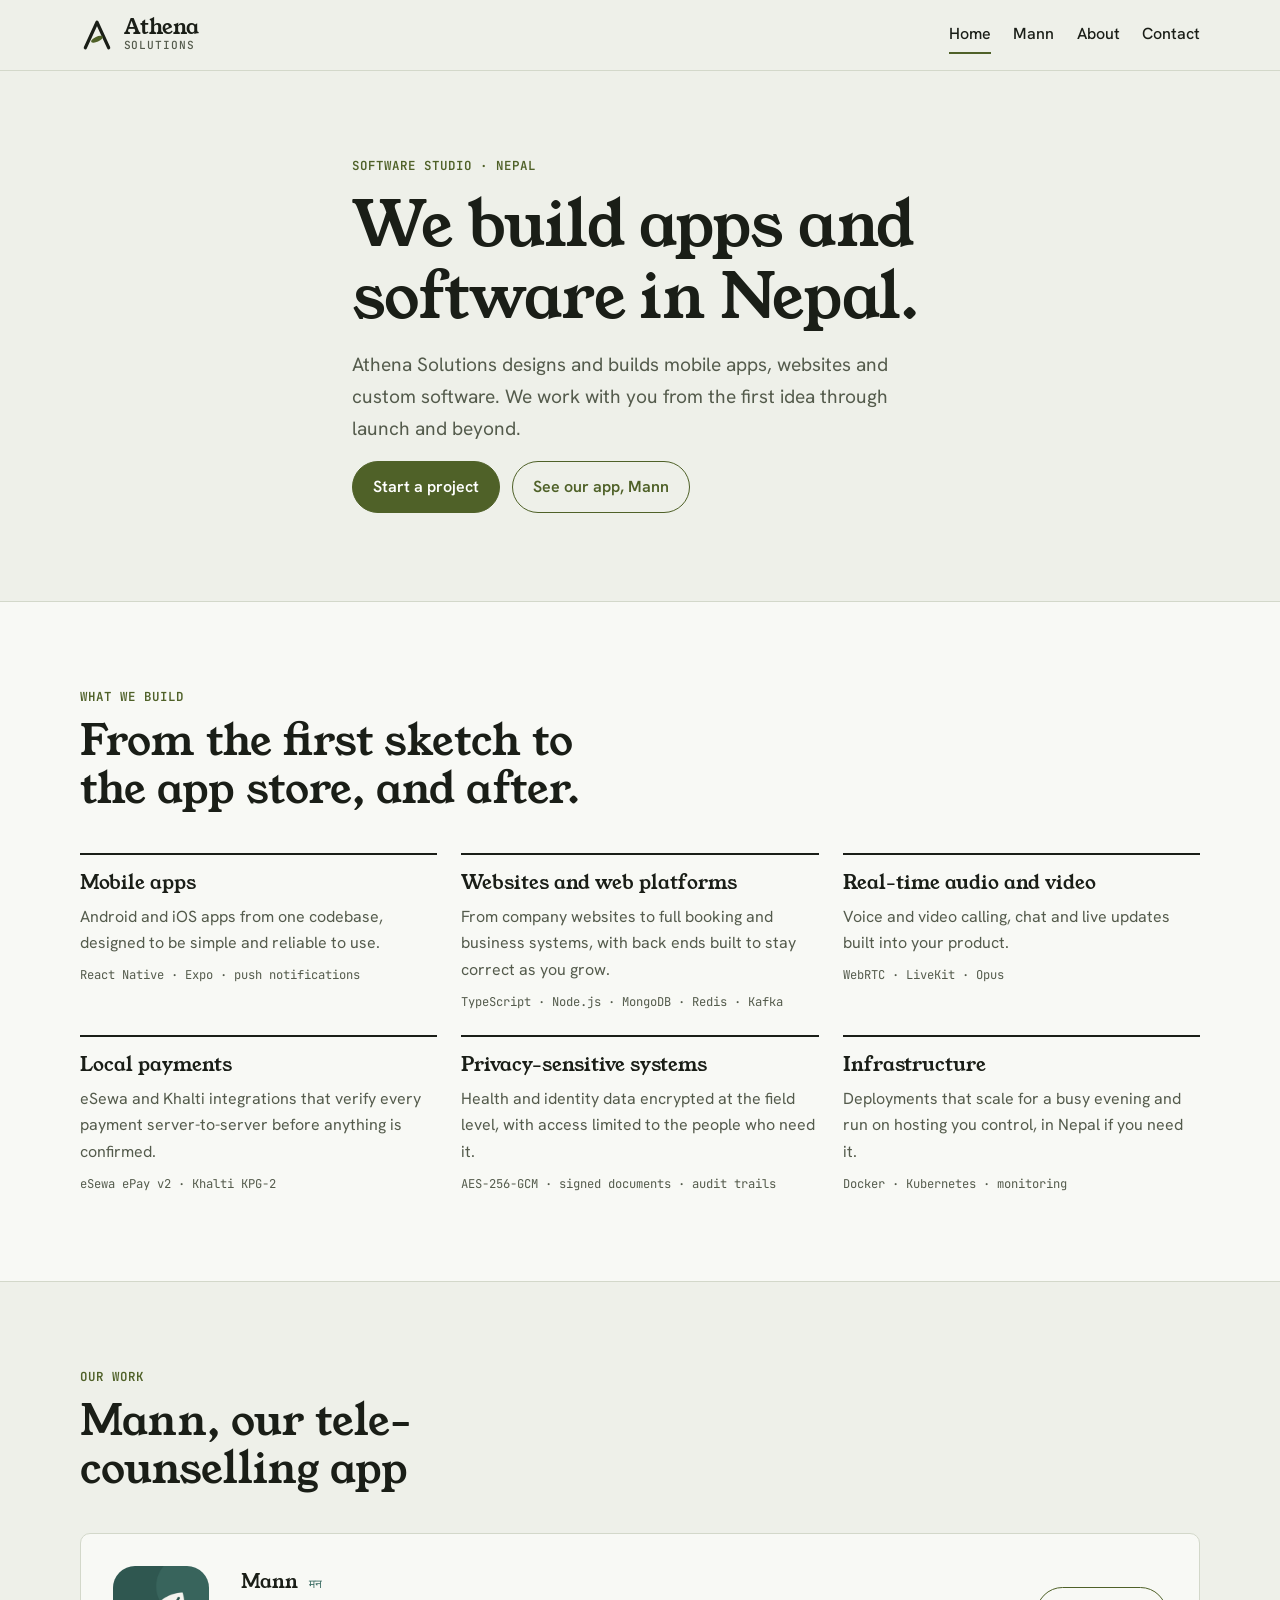
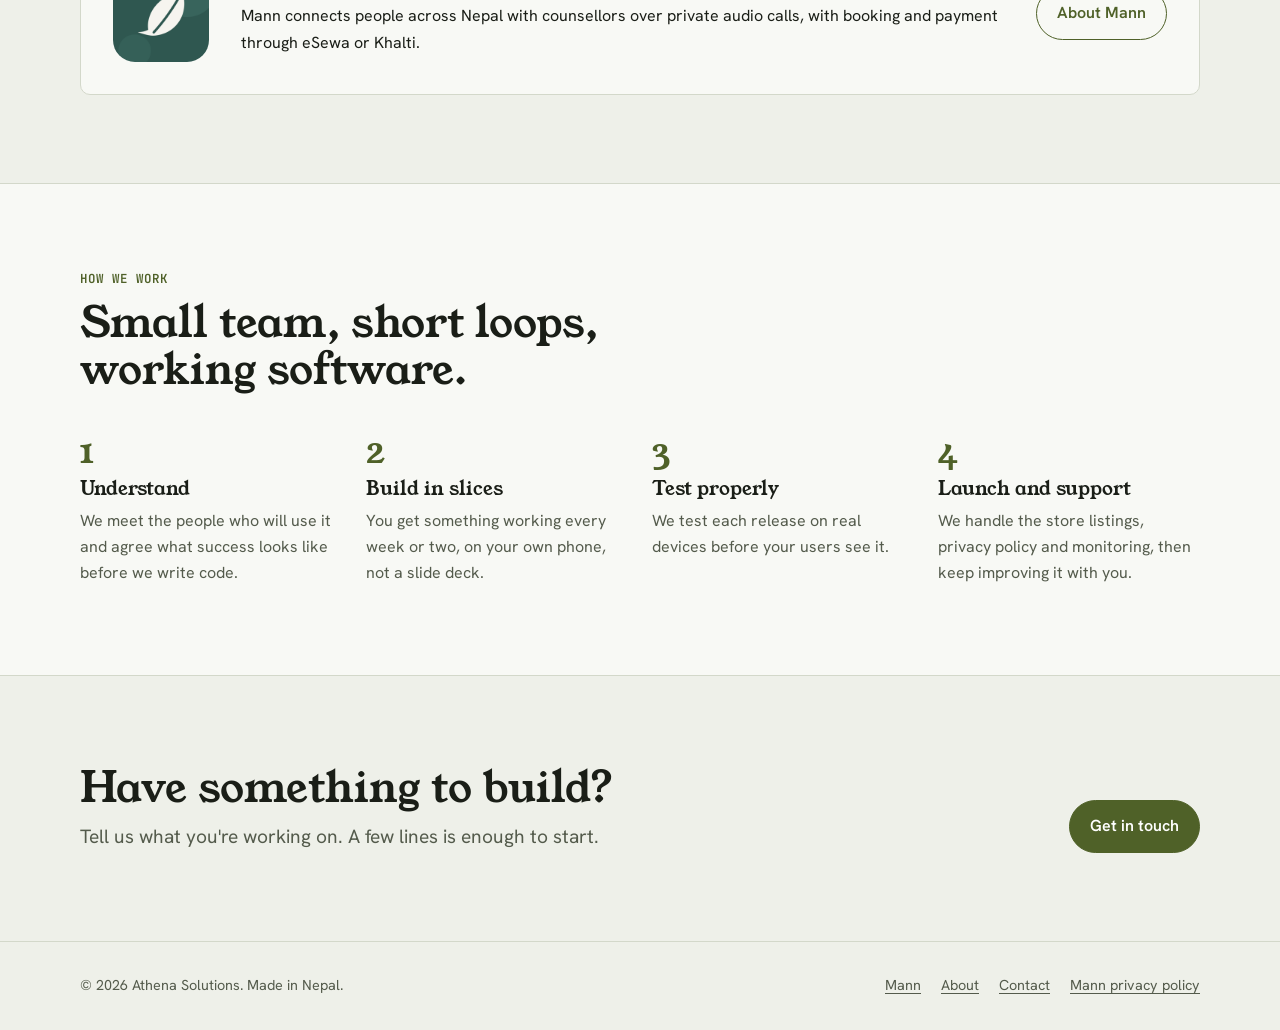
<file: index.html>
<!doctype html>
<html lang="en">
<head>
<meta charset="utf-8">
<meta name="viewport" content="width=device-width, initial-scale=1, viewport-fit=cover">
<title>Athena Solutions</title>
<meta name="claude:viewport-fit-sides" content="cover">
<meta name="description" content="Athena Solutions is a software studio in Nepal. We design and build mobile apps, websites and software for businesses and organisations.">
<link rel="icon" href="favicon.svg" type="image/svg+xml">
<link rel="preconnect" href="https://fonts.googleapis.com">
<link rel="preconnect" href="https://fonts.gstatic.com" crossorigin>
<link rel="stylesheet" href="https://fonts.googleapis.com/css2?family=Hanken+Grotesk:wght@400;500;600&family=JetBrains+Mono:wght@400;500;600&family=Young+Serif&display=swap">
<link rel="stylesheet" href="styles.css">
</head>
<body>
<header class="site-header">
  <div class="wrap">
    <a class="brand" href="index.html">
      <svg viewBox="0 0 32 32" aria-hidden="true"><path d="M5 28 16 4l11 24" fill="none" stroke="currentColor" stroke-width="3" stroke-linejoin="round" stroke-linecap="round"/><ellipse class="leaf" cx="16" cy="20" rx="6" ry="2.4" transform="rotate(-24 16 20)"/></svg>
      <span>Athena<small>Solutions</small></span>
    </a>
    <nav class="nav" aria-label="Main">
      <a href="index.html" aria-current="page">Home</a>
      <a href="mann.html">Mann</a>
      <a href="about.html">About</a>
      <a href="contact.html">Contact</a>
    </nav>
  </div>
</header>

<main>
  <section class="band">
    <div class="wrap stack measure">
      <p class="eyebrow">Software studio · Nepal</p>
      <h1>We build apps and software in Nepal.</h1>
      <p class="lede">Athena Solutions designs and builds mobile apps, websites and custom software. We work with you from the first idea through launch and beyond.</p>
      <div class="actions">
        <a class="btn btn--solid" href="contact.html">Start a project</a>
        <a class="btn btn--ghost" href="mann.html">See our app, Mann</a>
      </div>
    </div>
  </section>

  <section class="band band--surface">
    <div class="wrap">
      <div class="section-head">
        <p class="eyebrow">What we build</p>
        <h2>From the first sketch to the app store, and after.</h2>
      </div>
      <div class="grid">
        <article class="item">
          <h3>Mobile apps</h3>
          <p>Android and iOS apps from one codebase, designed to be simple and reliable to use.</p>
          <p class="tags">React Native · Expo · push notifications</p>
        </article>
        <article class="item">
          <h3>Websites and web platforms</h3>
          <p>From company websites to full booking and business systems, with back ends built to stay correct as you grow.</p>
          <p class="tags">TypeScript · Node.js · MongoDB · Redis · Kafka</p>
        </article>
        <article class="item">
          <h3>Real-time audio and video</h3>
          <p>Voice and video calling, chat and live updates built into your product.</p>
          <p class="tags">WebRTC · LiveKit · Opus</p>
        </article>
        <article class="item">
          <h3>Local payments</h3>
          <p>eSewa and Khalti integrations that verify every payment server-to-server before anything is confirmed.</p>
          <p class="tags">eSewa ePay v2 · Khalti KPG-2</p>
        </article>
        <article class="item">
          <h3>Privacy-sensitive systems</h3>
          <p>Health and identity data encrypted at the field level, with access limited to the people who need it.</p>
          <p class="tags">AES-256-GCM · signed documents · audit trails</p>
        </article>
        <article class="item">
          <h3>Infrastructure</h3>
          <p>Deployments that scale for a busy evening and run on hosting you control, in Nepal if you need it.</p>
          <p class="tags">Docker · Kubernetes · monitoring</p>
        </article>
      </div>
    </div>
  </section>

  <section class="band">
    <div class="wrap">
      <div class="section-head">
        <p class="eyebrow">Our work</p>
        <h2>Mann, our tele-counselling app</h2>
      </div>
      <div class="feature">
        <img src="img/mann-icon.png" alt="Mann app icon" width="96" height="96">
        <div>
          <h3>Mann <span class="ne" lang="ne">मन</span></h3>
          <p>Mann connects people across Nepal with counsellors over private audio calls, with booking and payment through eSewa or Khalti.</p>
        </div>
        <a class="btn btn--ghost" href="mann.html">About Mann</a>
      </div>
    </div>
  </section>

  <section class="band band--surface">
    <div class="wrap">
      <div class="section-head">
        <p class="eyebrow">How we work</p>
        <h2>Small team, short loops, working software.</h2>
      </div>
      <ol class="steps">
        <li><h3>Understand</h3><p>We meet the people who will use it and agree what success looks like before we write code.</p></li>
        <li><h3>Build in slices</h3><p>You get something working every week or two, on your own phone, not a slide deck.</p></li>
        <li><h3>Test properly</h3><p>We test each release on real devices before your users see it.</p></li>
        <li><h3>Launch and support</h3><p>We handle the store listings, privacy policy and monitoring, then keep improving it with you.</p></li>
      </ol>
    </div>
  </section>

  <section class="band">
    <div class="wrap cta">
      <div>
        <h2>Have something to build?</h2>
        <p class="lede">Tell us what you're working on. A few lines is enough to start.</p>
      </div>
      <a class="btn btn--solid" href="contact.html">Get in touch</a>
    </div>
  </section>
</main>

<footer class="site-footer">
  <div class="wrap">
    <p>© 2026 Athena Solutions. Made in Nepal.</p>
    <nav aria-label="Footer">
      <a href="mann.html">Mann</a>
      <a href="about.html">About</a>
      <a href="contact.html">Contact</a>
      <a href="privacy.html">Mann privacy policy</a>
    </nav>
  </div>
</footer>
</body>
</html>
</file>
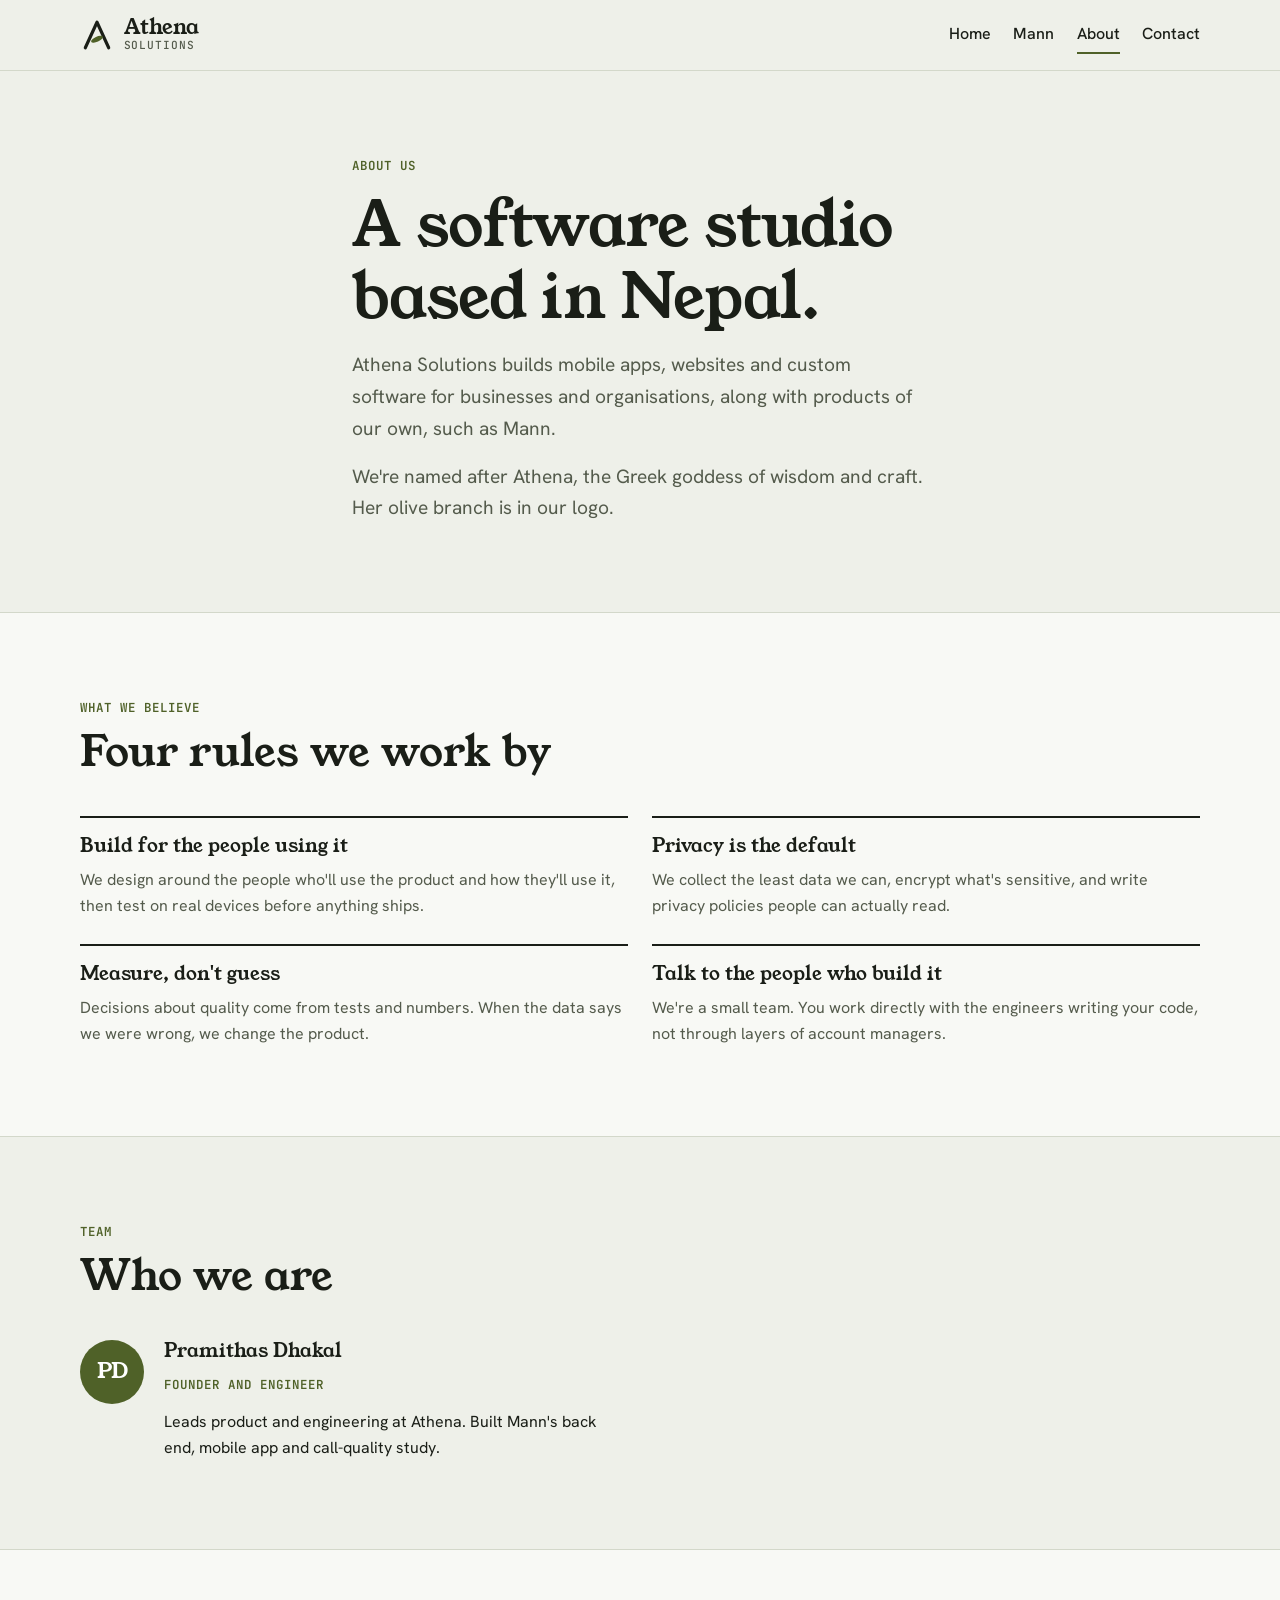
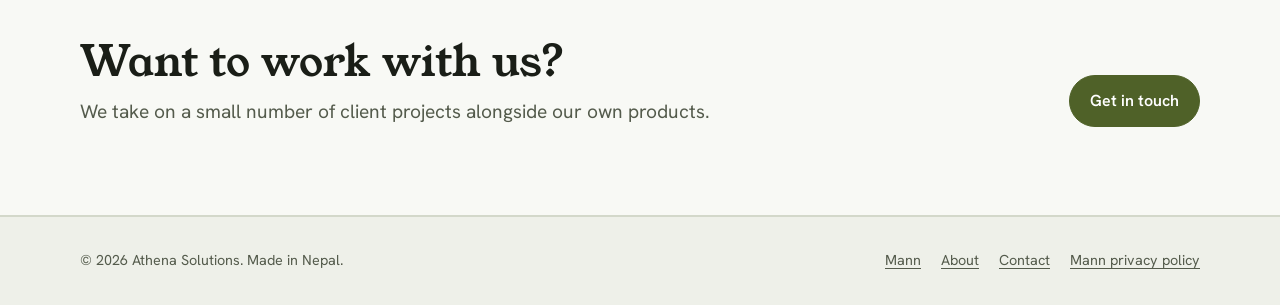
<file: about.html>
<!doctype html>
<html lang="en">
<head>
<meta charset="utf-8">
<meta name="viewport" content="width=device-width, initial-scale=1, viewport-fit=cover">
<title>About · Athena Solutions</title>
<meta name="description" content="Athena Solutions is a small software studio in Nepal that builds apps and software.">
<link rel="icon" href="favicon.svg" type="image/svg+xml">
<link rel="preconnect" href="https://fonts.googleapis.com">
<link rel="preconnect" href="https://fonts.gstatic.com" crossorigin>
<link rel="stylesheet" href="https://fonts.googleapis.com/css2?family=Hanken+Grotesk:wght@400;500;600&family=JetBrains+Mono:wght@400;500;600&family=Young+Serif&display=swap">
<link rel="stylesheet" href="styles.css">
</head>
<body>
<header class="site-header">
  <div class="wrap">
    <a class="brand" href="index.html">
      <svg viewBox="0 0 32 32" aria-hidden="true"><path d="M5 28 16 4l11 24" fill="none" stroke="currentColor" stroke-width="3" stroke-linejoin="round" stroke-linecap="round"/><ellipse class="leaf" cx="16" cy="20" rx="6" ry="2.4" transform="rotate(-24 16 20)"/></svg>
      <span>Athena<small>Solutions</small></span>
    </a>
    <nav class="nav" aria-label="Main">
      <a href="index.html">Home</a>
      <a href="mann.html">Mann</a>
      <a href="about.html" aria-current="page">About</a>
      <a href="contact.html">Contact</a>
    </nav>
  </div>
</header>

<main>
  <section class="band">
    <div class="wrap stack measure">
      <p class="eyebrow">About us</p>
      <h1>A software studio based in Nepal.</h1>
      <p class="lede">Athena Solutions builds mobile apps, websites and custom software for businesses and organisations, along with products of our own, such as Mann.</p>
      <p class="lede">We're named after Athena, the Greek goddess of wisdom and craft. Her olive branch is in our logo.</p>
    </div>
  </section>

  <section class="band band--surface">
    <div class="wrap">
      <div class="section-head">
        <p class="eyebrow">What we believe</p>
        <h2>Four rules we work by</h2>
      </div>
      <div class="grid grid--2">
        <article class="item">
          <h3>Build for the people using it</h3>
          <p>We design around the people who'll use the product and how they'll use it, then test on real devices before anything ships.</p>
        </article>
        <article class="item">
          <h3>Privacy is the default</h3>
          <p>We collect the least data we can, encrypt what's sensitive, and write privacy policies people can actually read.</p>
        </article>
        <article class="item">
          <h3>Measure, don't guess</h3>
          <p>Decisions about quality come from tests and numbers. When the data says we were wrong, we change the product.</p>
        </article>
        <article class="item">
          <h3>Talk to the people who build it</h3>
          <p>We're a small team. You work directly with the engineers writing your code, not through layers of account managers.</p>
        </article>
      </div>
    </div>
  </section>

  <section class="band">
    <div class="wrap">
      <div class="section-head">
        <p class="eyebrow">Team</p>
        <h2>Who we are</h2>
      </div>
      <div class="grid grid--2">
        <article class="person">
          <div class="avatar" aria-hidden="true">PD</div>
          <div class="stack">
            <h3>Pramithas Dhakal</h3>
            <p class="eyebrow">Founder and engineer</p>
            <p>Leads product and engineering at Athena. Built Mann's back end, mobile app and call-quality study.</p>
          </div>
        </article>
      </div>
    </div>
  </section>

  <section class="band band--surface">
    <div class="wrap cta">
      <div>
        <h2>Want to work with us?</h2>
        <p class="lede">We take on a small number of client projects alongside our own products.</p>
      </div>
      <a class="btn btn--solid" href="contact.html">Get in touch</a>
    </div>
  </section>
</main>

<footer class="site-footer">
  <div class="wrap">
    <p>© 2026 Athena Solutions. Made in Nepal.</p>
    <nav aria-label="Footer">
      <a href="mann.html">Mann</a>
      <a href="about.html">About</a>
      <a href="contact.html">Contact</a>
      <a href="privacy.html">Mann privacy policy</a>
    </nav>
  </div>
</footer>
</body>
</html>
</file>
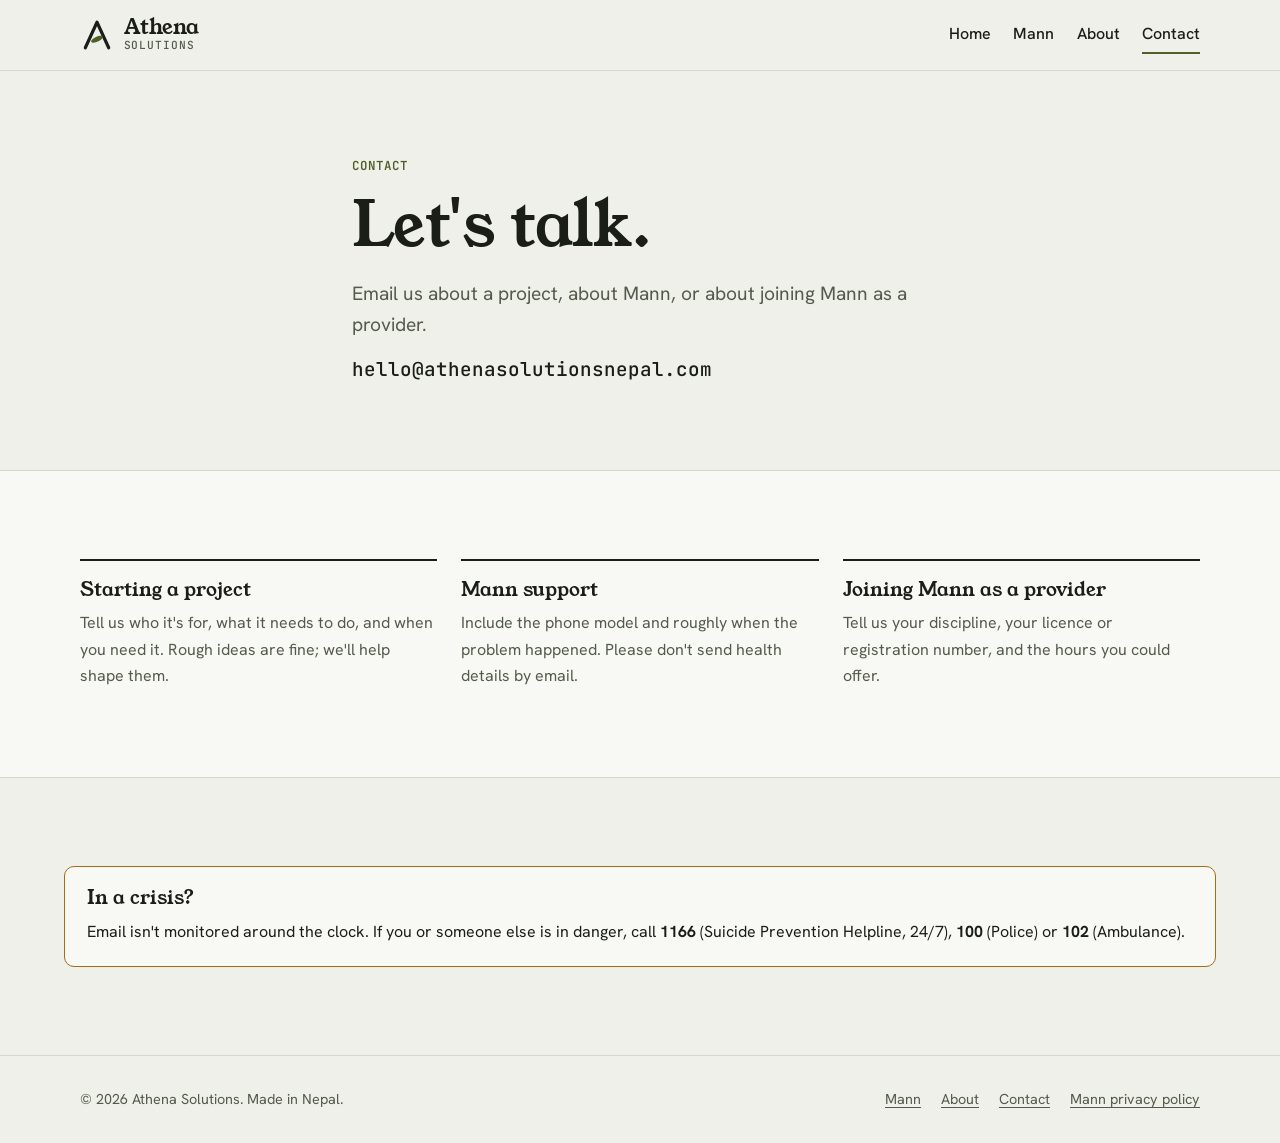
<file: contact.html>
<!doctype html>
<html lang="en">
<head>
<meta charset="utf-8">
<meta name="viewport" content="width=device-width, initial-scale=1, viewport-fit=cover">
<title>Contact · Athena Solutions</title>
<meta name="description" content="Contact Athena Solutions about a project, Mann support or joining Mann as a provider.">
<link rel="icon" href="favicon.svg" type="image/svg+xml">
<link rel="preconnect" href="https://fonts.googleapis.com">
<link rel="preconnect" href="https://fonts.gstatic.com" crossorigin>
<link rel="stylesheet" href="https://fonts.googleapis.com/css2?family=Hanken+Grotesk:wght@400;500;600&family=JetBrains+Mono:wght@400;500;600&family=Young+Serif&display=swap">
<link rel="stylesheet" href="styles.css">
</head>
<body>
<header class="site-header">
  <div class="wrap">
    <a class="brand" href="index.html">
      <svg viewBox="0 0 32 32" aria-hidden="true"><path d="M5 28 16 4l11 24" fill="none" stroke="currentColor" stroke-width="3" stroke-linejoin="round" stroke-linecap="round"/><ellipse class="leaf" cx="16" cy="20" rx="6" ry="2.4" transform="rotate(-24 16 20)"/></svg>
      <span>Athena<small>Solutions</small></span>
    </a>
    <nav class="nav" aria-label="Main">
      <a href="index.html">Home</a>
      <a href="mann.html">Mann</a>
      <a href="about.html">About</a>
      <a href="contact.html" aria-current="page">Contact</a>
    </nav>
  </div>
</header>

<main>
  <section class="band">
    <div class="wrap stack measure">
      <p class="eyebrow">Contact</p>
      <h1>Let's talk.</h1>
      <p class="lede">Email us about a project, about Mann, or about joining Mann as a provider.</p>
      <p class="email">hello@athenasolutionsnepal.com</p>
    </div>
  </section>

  <section class="band band--surface">
    <div class="wrap grid">
      <article class="item">
        <h3>Starting a project</h3>
        <p>Tell us who it's for, what it needs to do, and when you need it. Rough ideas are fine; we'll help shape them.</p>
      </article>
      <article class="item">
        <h3>Mann support</h3>
        <p>Include the phone model and roughly when the problem happened. Please don't send health details by email.</p>
      </article>
      <article class="item">
        <h3>Joining Mann as a provider</h3>
        <p>Tell us your discipline, your licence or registration number, and the hours you could offer.</p>
      </article>
    </div>
  </section>

  <section class="band">
    <div class="wrap notice">
      <h2>In a crisis?</h2>
      <p>Email isn't monitored around the clock. If you or someone else is in danger, call <b>1166</b> (Suicide Prevention Helpline, 24/7), <b>100</b> (Police) or <b>102</b> (Ambulance).</p>
    </div>
  </section>
</main>

<footer class="site-footer">
  <div class="wrap">
    <p>© 2026 Athena Solutions. Made in Nepal.</p>
    <nav aria-label="Footer">
      <a href="mann.html">Mann</a>
      <a href="about.html">About</a>
      <a href="contact.html">Contact</a>
      <a href="privacy.html">Mann privacy policy</a>
    </nav>
  </div>
</footer>
</body>
</html>
</file>
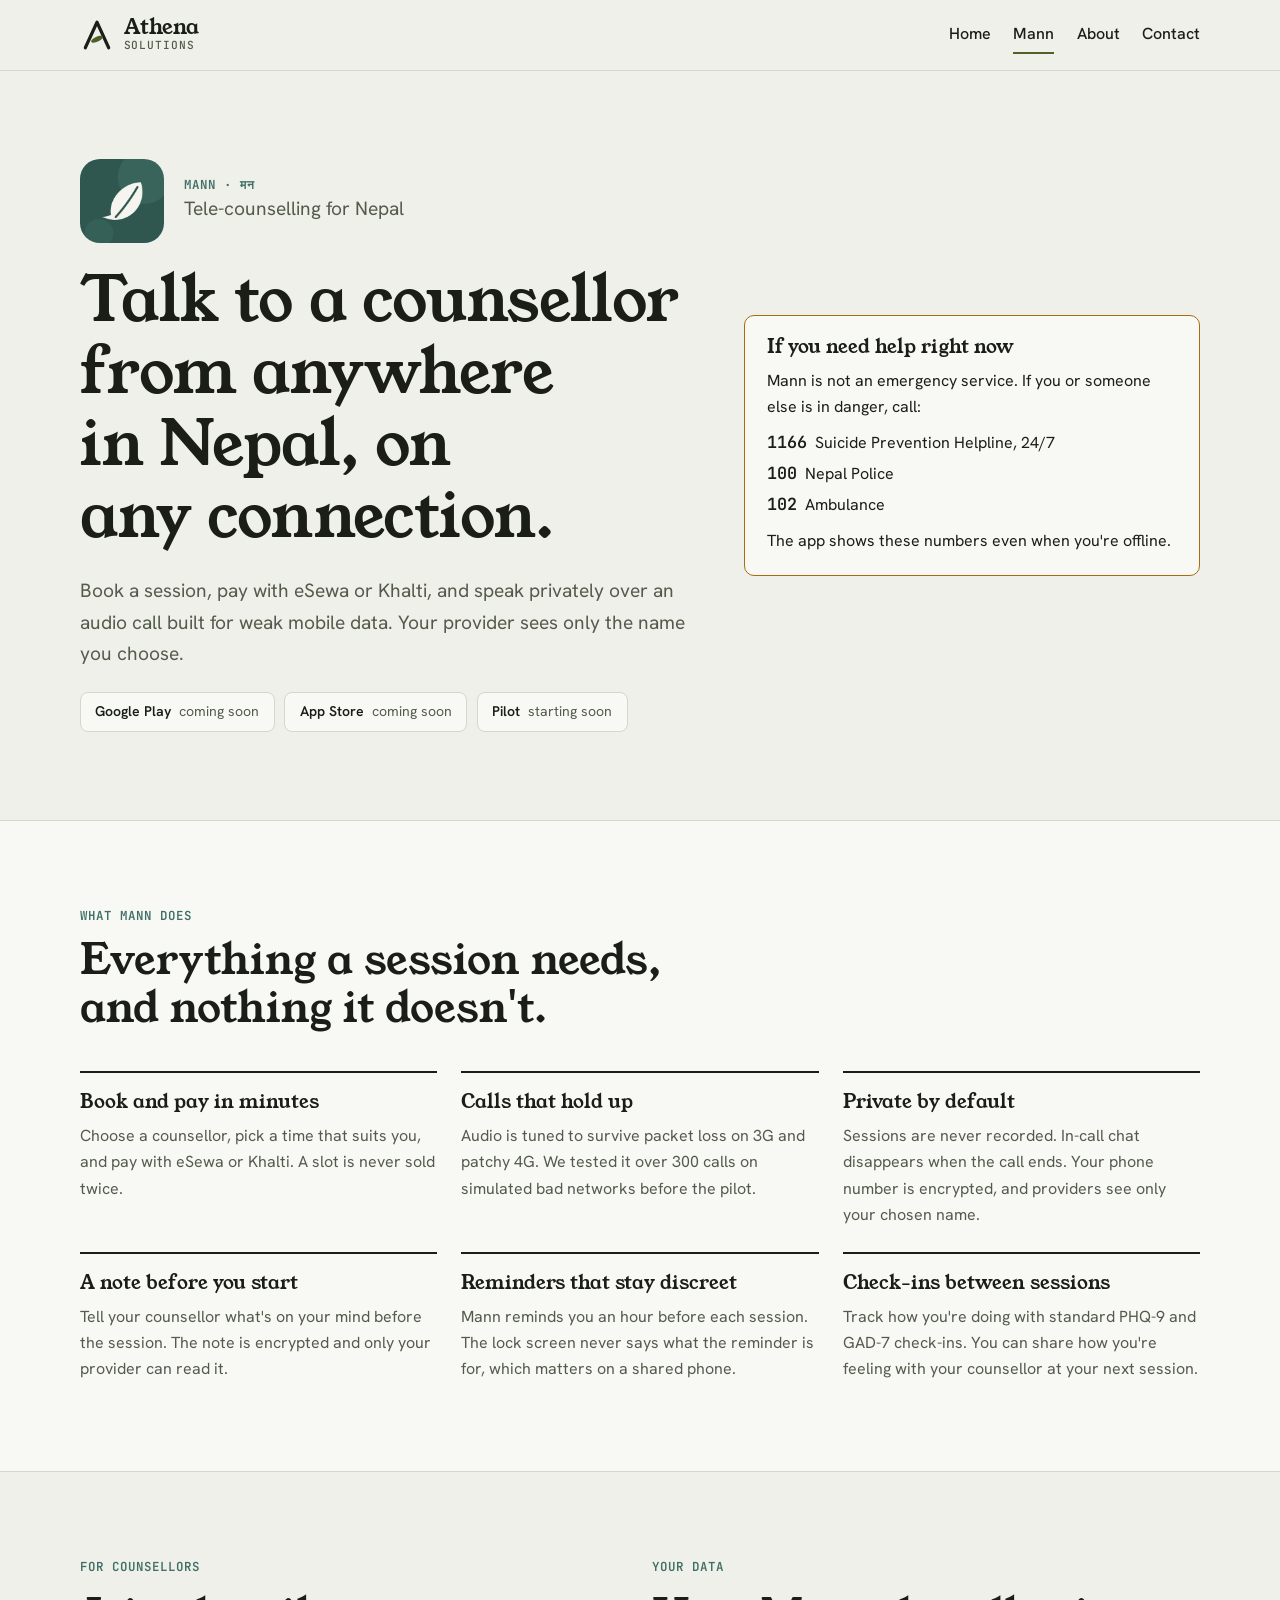
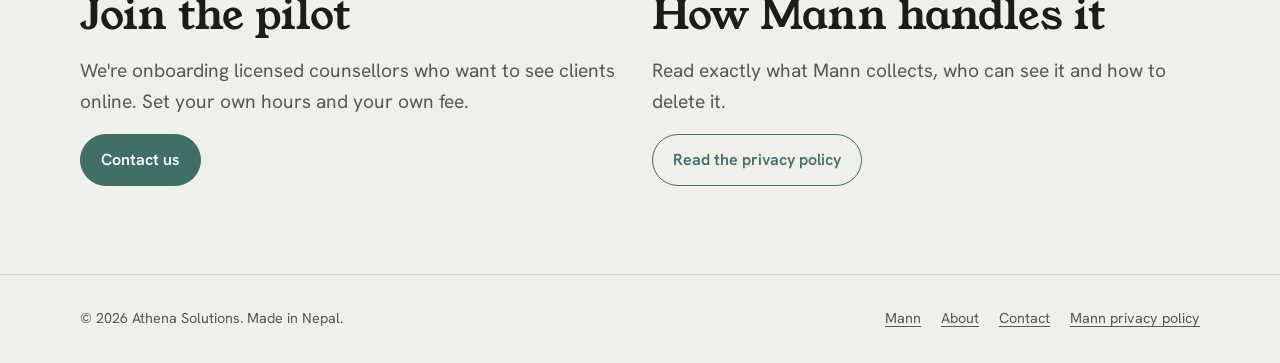
<file: mann.html>
<!doctype html>
<html lang="en">
<head>
<meta charset="utf-8">
<meta name="viewport" content="width=device-width, initial-scale=1, viewport-fit=cover">
<title>Mann · Athena Solutions</title>
<meta name="description" content="Mann connects people across Nepal with counsellors over private audio calls that hold up on weak connections.">
<link rel="icon" href="favicon.svg" type="image/svg+xml">
<link rel="preconnect" href="https://fonts.googleapis.com">
<link rel="preconnect" href="https://fonts.gstatic.com" crossorigin>
<link rel="stylesheet" href="https://fonts.googleapis.com/css2?family=Hanken+Grotesk:wght@400;500;600&family=JetBrains+Mono:wght@400;500;600&family=Young+Serif&display=swap">
<link rel="stylesheet" href="styles.css">
</head>
<body>
<header class="site-header">
  <div class="wrap">
    <a class="brand" href="index.html">
      <svg viewBox="0 0 32 32" aria-hidden="true"><path d="M5 28 16 4l11 24" fill="none" stroke="currentColor" stroke-width="3" stroke-linejoin="round" stroke-linecap="round"/><ellipse class="leaf" cx="16" cy="20" rx="6" ry="2.4" transform="rotate(-24 16 20)"/></svg>
      <span>Athena<small>Solutions</small></span>
    </a>
    <nav class="nav" aria-label="Main">
      <a href="index.html">Home</a>
      <a href="mann.html" aria-current="page">Mann</a>
      <a href="about.html">About</a>
      <a href="contact.html">Contact</a>
    </nav>
  </div>
</header>

<main class="mann">
  <section class="band">
    <div class="wrap hero">
      <div>
        <div class="app-head">
          <img src="img/mann-icon.png" alt="Mann app icon" width="84" height="84">
          <div>
            <p class="eyebrow">Mann <span lang="ne">· मन</span></p>
            <p class="lede">Tele-counselling for Nepal</p>
          </div>
        </div>
        <h1>Talk to a counsellor from anywhere in Nepal, on any connection.</h1>
        <p class="lede measure">Book a session, pay with eSewa or Khalti, and speak privately over an audio call built for weak mobile data. Your provider sees only the name you choose.</p>
        <div class="badges" aria-label="Availability">
          <span class="badge"><b>Google Play</b> coming soon</span>
          <span class="badge"><b>App Store</b> coming soon</span>
          <span class="badge"><b>Pilot</b> starting soon</span>
        </div>
      </div>
      <aside class="notice" aria-labelledby="crisis">
        <h2 id="crisis">If you need help right now</h2>
        <p>Mann is not an emergency service. If you or someone else is in danger, call:</p>
        <ul class="lines">
          <li><b>1166</b>Suicide Prevention Helpline, 24/7</li>
          <li><b>100</b>Nepal Police</li>
          <li><b>102</b>Ambulance</li>
        </ul>
        <p>The app shows these numbers even when you're offline.</p>
      </aside>
    </div>
  </section>

  <section class="band band--surface">
    <div class="wrap">
      <div class="section-head">
        <p class="eyebrow">What Mann does</p>
        <h2>Everything a session needs, and nothing it doesn't.</h2>
      </div>
      <div class="grid">
        <article class="item">
          <h3>Book and pay in minutes</h3>
          <p>Choose a counsellor, pick a time that suits you, and pay with eSewa or Khalti. A slot is never sold twice.</p>
        </article>
        <article class="item">
          <h3>Calls that hold up</h3>
          <p>Audio is tuned to survive packet loss on 3G and patchy 4G. We tested it over 300 calls on simulated bad networks before the pilot.</p>
        </article>
        <article class="item">
          <h3>Private by default</h3>
          <p>Sessions are never recorded. In-call chat disappears when the call ends. Your phone number is encrypted, and providers see only your chosen name.</p>
        </article>
        <article class="item">
          <h3>A note before you start</h3>
          <p>Tell your counsellor what's on your mind before the session. The note is encrypted and only your provider can read it.</p>
        </article>
        <article class="item">
          <h3>Reminders that stay discreet</h3>
          <p>Mann reminds you an hour before each session. The lock screen never says what the reminder is for, which matters on a shared phone.</p>
        </article>
        <article class="item">
          <h3>Check-ins between sessions</h3>
          <p>Track how you're doing with standard PHQ-9 and GAD-7 check-ins. You can share how you're feeling with your counsellor at your next session.</p>
        </article>
      </div>
    </div>
  </section>

  <section class="band">
    <div class="wrap grid grid--2">
      <div class="stack">
        <p class="eyebrow">For counsellors</p>
        <h2>Join the pilot</h2>
        <p class="lede">We're onboarding licensed counsellors who want to see clients online. Set your own hours and your own fee.</p>
        <div class="actions"><a class="btn btn--solid" href="contact.html">Contact us</a></div>
      </div>
      <div class="stack">
        <p class="eyebrow">Your data</p>
        <h2>How Mann handles it</h2>
        <p class="lede">Read exactly what Mann collects, who can see it and how to delete it.</p>
        <div class="actions"><a class="btn btn--ghost" href="privacy.html">Read the privacy policy</a></div>
      </div>
    </div>
  </section>
</main>

<footer class="site-footer">
  <div class="wrap">
    <p>© 2026 Athena Solutions. Made in Nepal.</p>
    <nav aria-label="Footer">
      <a href="mann.html">Mann</a>
      <a href="about.html">About</a>
      <a href="contact.html">Contact</a>
      <a href="privacy.html">Mann privacy policy</a>
    </nav>
  </div>
</footer>
</body>
</html>
</file>
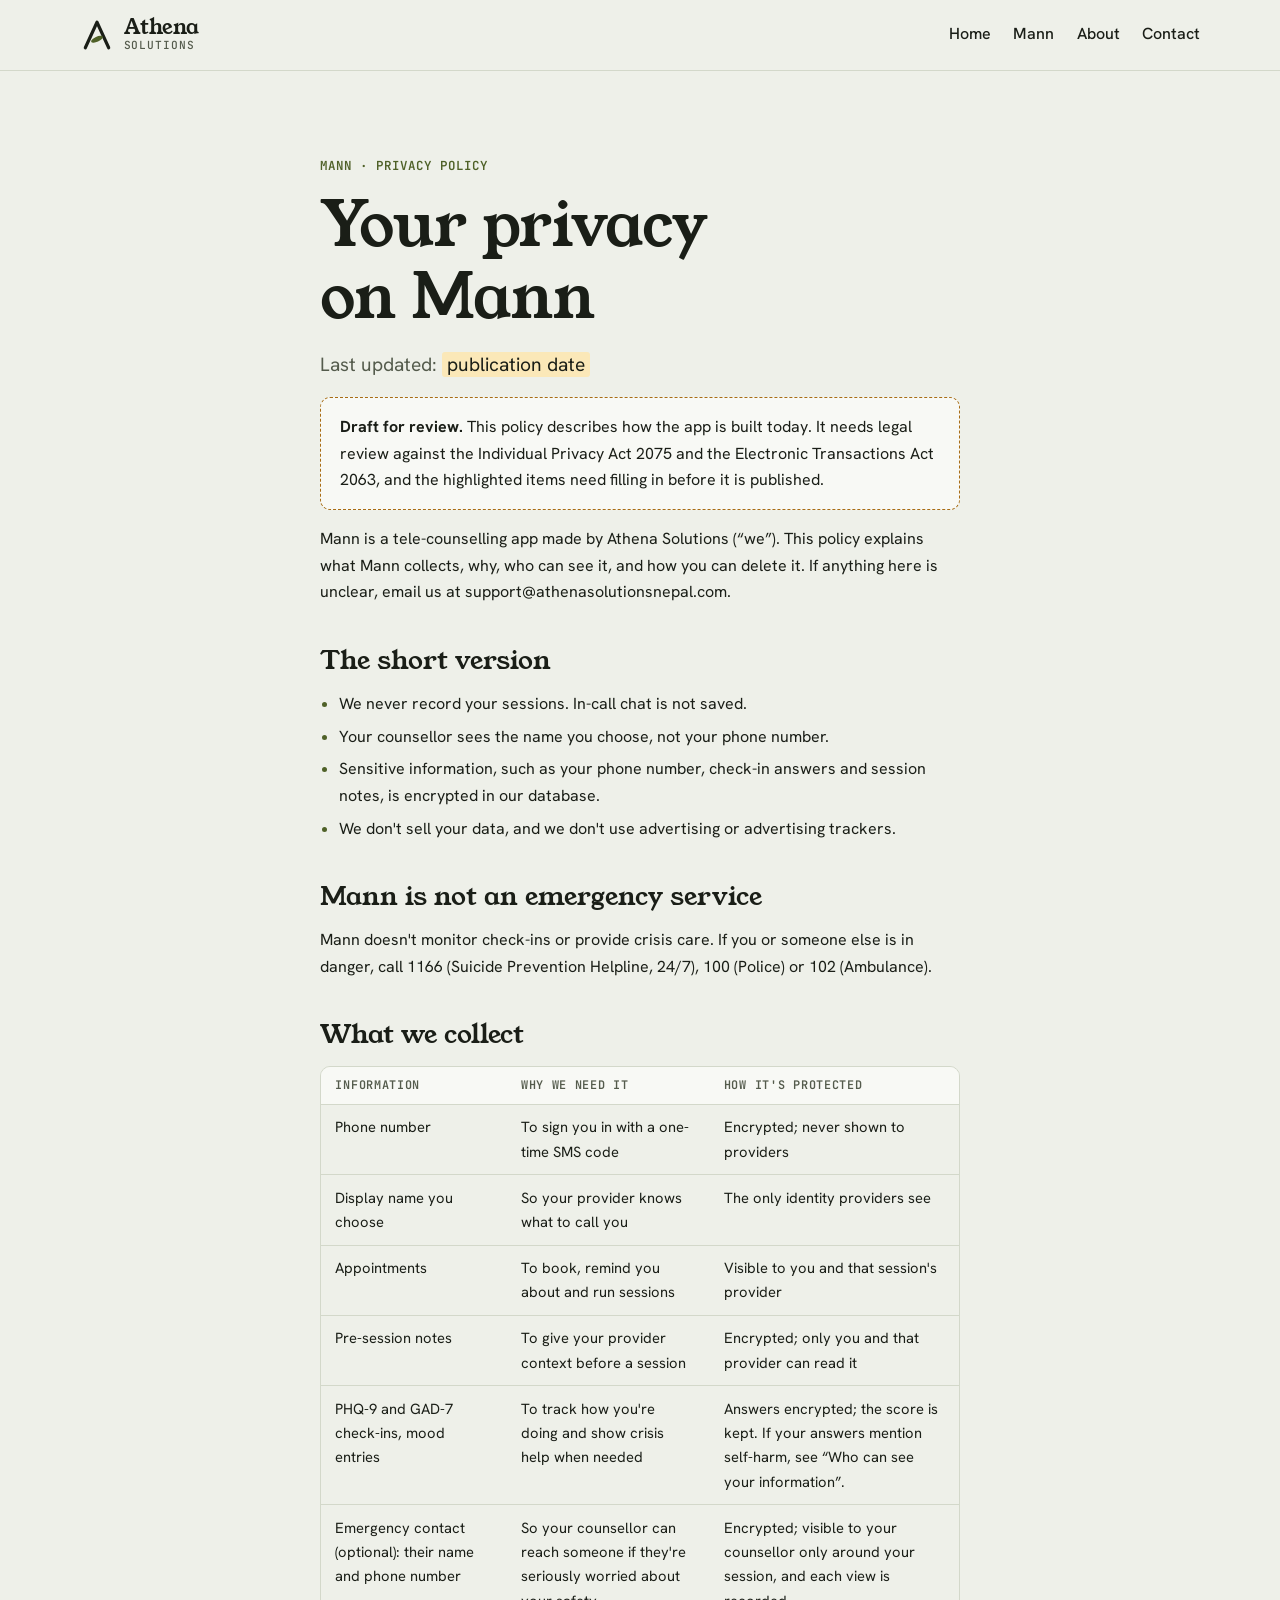
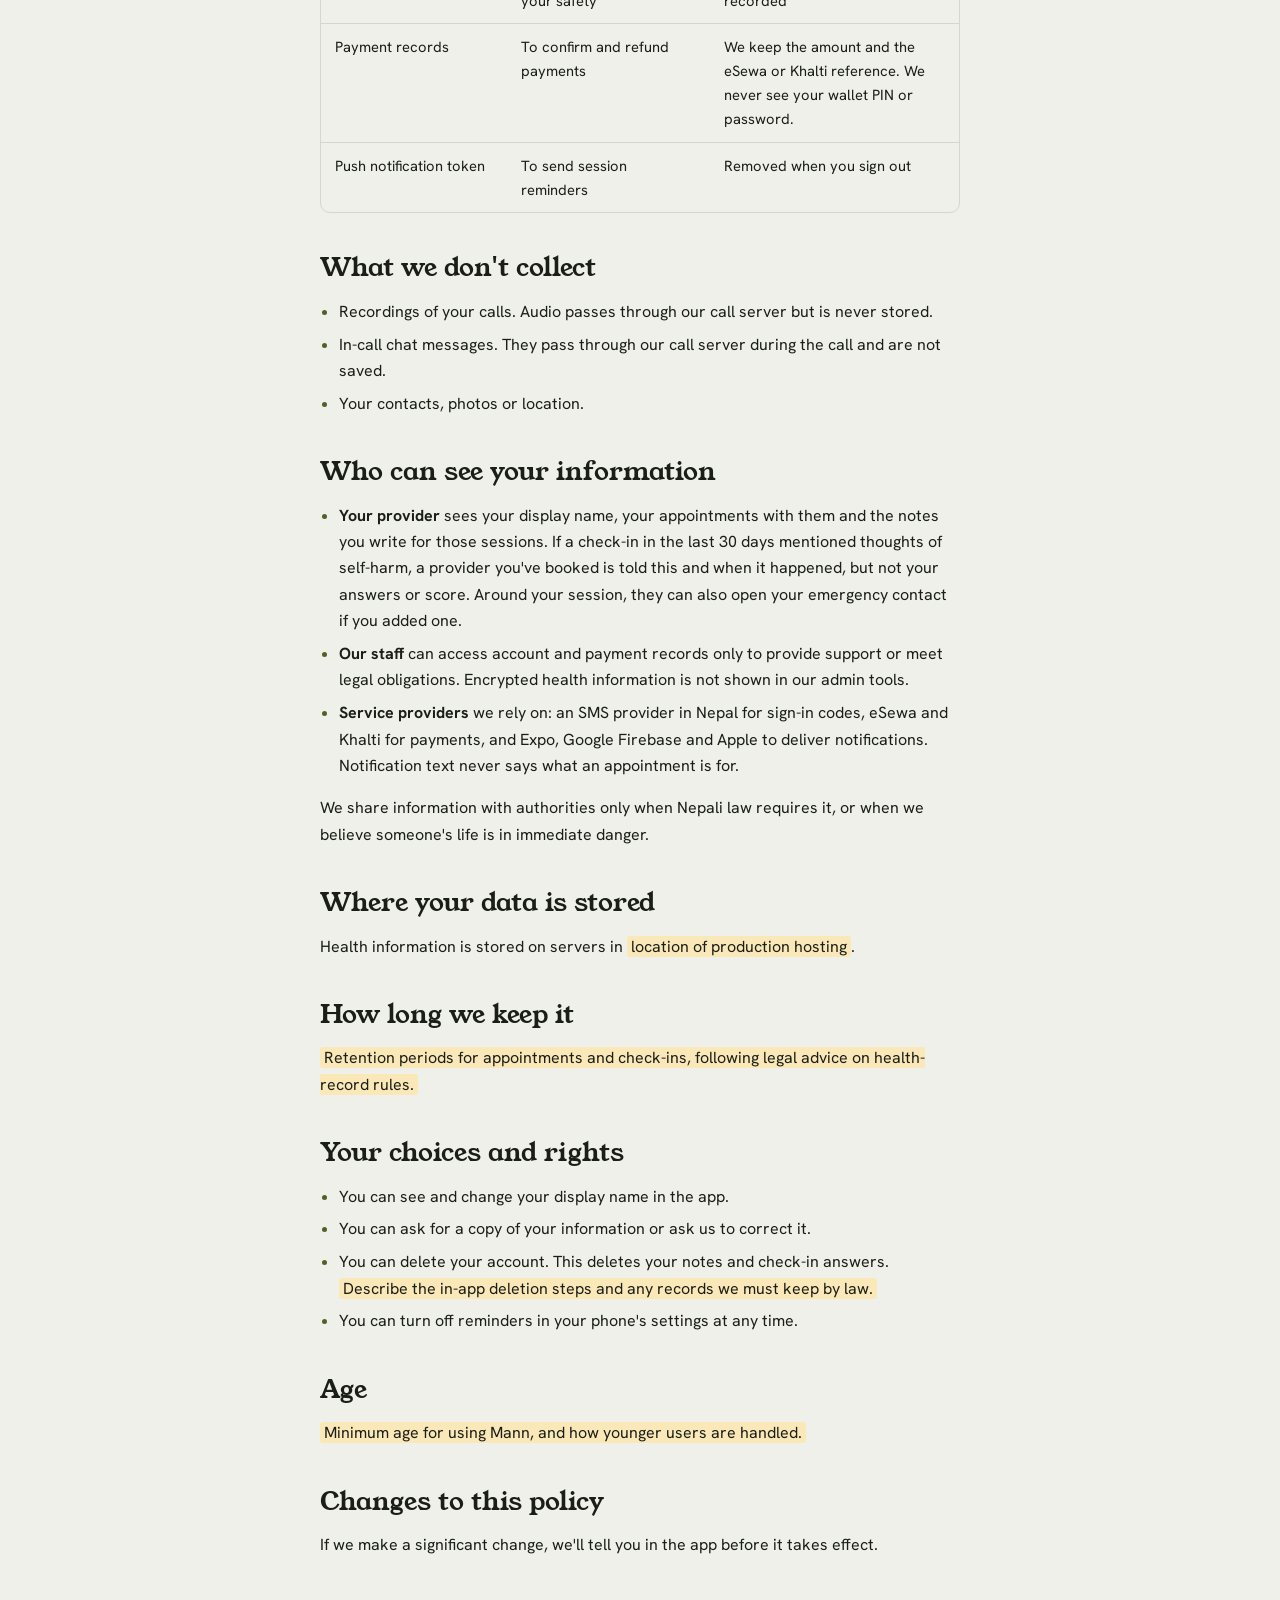
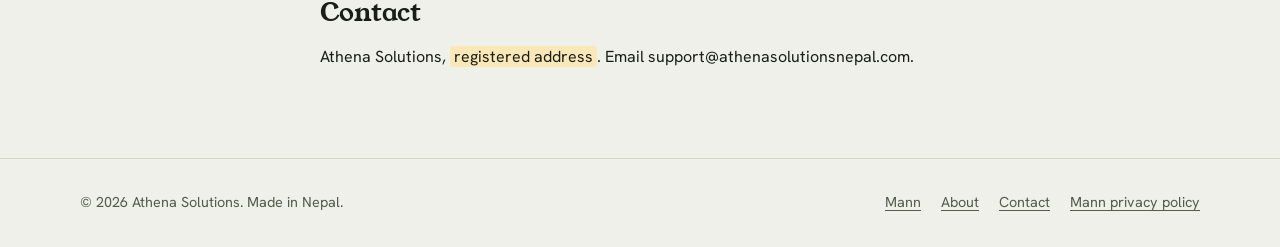
<file: privacy.html>
<!doctype html>
<html lang="en">
<head>
<meta charset="utf-8">
<meta name="viewport" content="width=device-width, initial-scale=1, viewport-fit=cover">
<title>Mann Privacy Policy</title>
<meta name="description" content="What the Mann app collects, who can see it, and how to delete it.">
<link rel="icon" href="favicon.svg" type="image/svg+xml">
<link rel="preconnect" href="https://fonts.googleapis.com">
<link rel="preconnect" href="https://fonts.gstatic.com" crossorigin>
<link rel="stylesheet" href="https://fonts.googleapis.com/css2?family=Hanken+Grotesk:wght@400;500;600&family=JetBrains+Mono:wght@400;500;600&family=Young+Serif&display=swap">
<link rel="stylesheet" href="styles.css">
</head>
<body>
<header class="site-header">
  <div class="wrap">
    <a class="brand" href="index.html">
      <svg viewBox="0 0 32 32" aria-hidden="true"><path d="M5 28 16 4l11 24" fill="none" stroke="currentColor" stroke-width="3" stroke-linejoin="round" stroke-linecap="round"/><ellipse class="leaf" cx="16" cy="20" rx="6" ry="2.4" transform="rotate(-24 16 20)"/></svg>
      <span>Athena<small>Solutions</small></span>
    </a>
    <nav class="nav" aria-label="Main">
      <a href="index.html">Home</a>
      <a href="mann.html">Mann</a>
      <a href="about.html">About</a>
      <a href="contact.html">Contact</a>
    </nav>
  </div>
</header>

<main class="band">
  <article class="wrap prose">
    <p class="eyebrow">Mann · Privacy policy</p>
    <h1>Your privacy on Mann</h1>
    <p class="lede">Last updated: <mark class="todo">publication date</mark></p>

    <!-- DRAFT: remove this box once a lawyer has reviewed the policy and every highlighted item is filled in. -->
    <div class="draft">
      <p><b>Draft for review.</b> This policy describes how the app is built today. It needs legal review against the Individual Privacy Act 2075 and the Electronic Transactions Act 2063, and the highlighted items need filling in before it is published.</p>
    </div>

    <p>Mann is a tele-counselling app made by Athena Solutions (“we”). This policy explains what Mann collects, why, who can see it, and how you can delete it. If anything here is unclear, email us at support@athenasolutionsnepal.com.</p>

    <h2>The short version</h2>
    <ul>
      <li>We never record your sessions. In-call chat is not saved.</li>
      <li>Your counsellor sees the name you choose, not your phone number.</li>
      <li>Sensitive information, such as your phone number, check-in answers and session notes, is encrypted in our database.</li>
      <li>We don't sell your data, and we don't use advertising or advertising trackers.</li>
    </ul>

    <h2>Mann is not an emergency service</h2>
    <p>Mann doesn't monitor check-ins or provide crisis care. If you or someone else is in danger, call 1166 (Suicide Prevention Helpline, 24/7), 100 (Police) or 102 (Ambulance).</p>

    <h2>What we collect</h2>
    <div class="table-wrap">
      <table>
        <thead><tr><th>Information</th><th>Why we need it</th><th>How it's protected</th></tr></thead>
        <tbody>
          <tr><td>Phone number</td><td>To sign you in with a one-time SMS code</td><td>Encrypted; never shown to providers</td></tr>
          <tr><td>Display name you choose</td><td>So your provider knows what to call you</td><td>The only identity providers see</td></tr>
          <tr><td>Appointments</td><td>To book, remind you about and run sessions</td><td>Visible to you and that session's provider</td></tr>
          <tr><td>Pre-session notes</td><td>To give your provider context before a session</td><td>Encrypted; only you and that provider can read it</td></tr>
          <tr><td>PHQ-9 and GAD-7 check-ins, mood entries</td><td>To track how you're doing and show crisis help when needed</td><td>Answers encrypted; the score is kept. If your answers mention self-harm, see “Who can see your information”.</td></tr>
          <tr><td>Emergency contact (optional): their name and phone number</td><td>So your counsellor can reach someone if they're seriously worried about your safety</td><td>Encrypted; visible to your counsellor only around your session, and each view is recorded</td></tr>
          <tr><td>Payment records</td><td>To confirm and refund payments</td><td>We keep the amount and the eSewa or Khalti reference. We never see your wallet PIN or password.</td></tr>
          <tr><td>Push notification token</td><td>To send session reminders</td><td>Removed when you sign out</td></tr>
        </tbody>
      </table>
    </div>

    <h2>What we don't collect</h2>
    <ul>
      <li>Recordings of your calls. Audio passes through our call server but is never stored.</li>
      <li>In-call chat messages. They pass through our call server during the call and are not saved.</li>
      <li>Your contacts, photos or location.</li>
    </ul>

    <h2>Who can see your information</h2>
    <ul>
      <li><b>Your provider</b> sees your display name, your appointments with them and the notes you write for those sessions. If a check-in in the last 30 days mentioned thoughts of self-harm, a provider you've booked is told this and when it happened, but not your answers or score. Around your session, they can also open your emergency contact if you added one.</li>
      <li><b>Our staff</b> can access account and payment records only to provide support or meet legal obligations. Encrypted health information is not shown in our admin tools.</li>
      <li><b>Service providers</b> we rely on: an SMS provider in Nepal for sign-in codes, eSewa and Khalti for payments, and Expo, Google Firebase and Apple to deliver notifications. Notification text never says what an appointment is for.</li>
    </ul>
    <p>We share information with authorities only when Nepali law requires it, or when we believe someone's life is in immediate danger.</p>

    <h2>Where your data is stored</h2>
    <p>Health information is stored on servers in <mark class="todo">location of production hosting</mark>.</p>

    <h2>How long we keep it</h2>
    <p><mark class="todo">Retention periods for appointments and check-ins, following legal advice on health-record rules.</mark></p>

    <h2>Your choices and rights</h2>
    <ul>
      <li>You can see and change your display name in the app.</li>
      <li>You can ask for a copy of your information or ask us to correct it.</li>
      <li>You can delete your account. This deletes your notes and check-in answers. <mark class="todo">Describe the in-app deletion steps and any records we must keep by law.</mark></li>
      <li>You can turn off reminders in your phone's settings at any time.</li>
    </ul>

    <h2>Age</h2>
    <p><mark class="todo">Minimum age for using Mann, and how younger users are handled.</mark></p>

    <h2>Changes to this policy</h2>
    <p>If we make a significant change, we'll tell you in the app before it takes effect.</p>

    <h2>Contact</h2>
    <p>Athena Solutions, <mark class="todo">registered address</mark>. Email support@athenasolutionsnepal.com.</p>
  </article>
</main>

<footer class="site-footer">
  <div class="wrap">
    <p>© 2026 Athena Solutions. Made in Nepal.</p>
    <nav aria-label="Footer">
      <a href="mann.html">Mann</a>
      <a href="about.html">About</a>
      <a href="contact.html">Contact</a>
      <a href="privacy.html">Mann privacy policy</a>
    </nav>
  </div>
</footer>
</body>
</html>
</file>
<file: styles.css>
/* Layout: one 72rem column. Asymmetric hero (thesis left, test-report card right), then bands that
   alternate between paper and surface. Olive is Athena's colour; Mann keeps its own teal. */
:root {
  --paper: #eef0e9;
  --surface: #f8f9f5;
  --ink: #1a1e17;
  --muted: #545b4c;
  --line: #d3d8ca;
  --olive: #4f6128;
  --on-olive: #ffffff;
  --amber: #a86c14;
  --mann: #3f6f66;
  --todo-bg: #fbe8b8;

  --display: "Young Serif", Georgia, "Times New Roman", serif;
  --body: "Hanken Grotesk", system-ui, -apple-system, "Segoe UI", sans-serif;
  --mono: "JetBrains Mono", ui-monospace, Menlo, Consolas, monospace;

  --step-0: 1rem;
  --step-1: 1.2rem;
  --step-2: 1.6rem;
  --step-3: clamp(2rem, 4vw, 2.6rem);
  --step-4: clamp(2.4rem, 6vw, 3.9rem);
  --radius: 10px;
}
@media (prefers-color-scheme: dark) {
  :root:not([data-theme="light"]) {
    --paper: #11140f; --surface: #191d16; --ink: #e5e8dd; --muted: #a3ab96; --line: #2e3428;
    --olive: #a9be6e; --on-olive: #11140f; --amber: #e0a64a; --mann: #7fb5a9; --todo-bg: #5a4512;
    color-scheme: dark;
  }
}
:root[data-theme="dark"] {
  --paper: #11140f; --surface: #191d16; --ink: #e5e8dd; --muted: #a3ab96; --line: #2e3428;
  --olive: #a9be6e; --on-olive: #11140f; --amber: #e0a64a; --mann: #7fb5a9; --todo-bg: #5a4512;
  color-scheme: dark;
}

*, *::before, *::after { box-sizing: border-box; }
html { -webkit-text-size-adjust: 100%; }
body {
  margin: 0;
  background: var(--paper);
  color: var(--ink);
  font: 400 var(--step-0)/1.65 var(--body);
}
img { max-width: 100%; display: block; }
a { color: var(--olive); text-underline-offset: 3px; }
a:hover { text-decoration-thickness: 2px; }
:focus-visible { outline: 3px solid var(--amber); outline-offset: 3px; border-radius: 4px; }
h1, h2, h3 { font-family: var(--display); font-weight: 400; line-height: 1.15; text-wrap: balance; margin: 0; }
h1 { font-size: var(--step-4); letter-spacing: -0.01em; }
h2 { font-size: var(--step-3); }
h3 { font-size: var(--step-1); }
p { margin: 0; }

.wrap {
  max-width: 72rem;
  margin-inline: auto;
  padding-left: max(16px, env(safe-area-inset-left, 0px));
  padding-right: max(16px, env(safe-area-inset-right, 0px));
}
.band { padding-block: clamp(3rem, 8vw, 5.5rem); }
.band--surface { background: var(--surface); border-block: 1px solid var(--line); }
.stack { display: grid; gap: 1rem; }
.measure { max-width: 38rem; }
.lede { font-size: var(--step-1); color: var(--muted); }
.eyebrow {
  font: 600 0.78rem/1.2 var(--mono);
  letter-spacing: 0.08em;
  text-transform: uppercase;
  color: var(--olive);
}
.section-head { display: grid; gap: 0.75rem; margin-bottom: 2.5rem; max-width: 40rem; }

/* Header */
.site-header { border-bottom: 1px solid var(--line); }
.site-header .wrap {
  display: flex; flex-wrap: wrap; align-items: center; justify-content: space-between;
  gap: 0.75rem 2rem; padding-block: 1rem;
}
.brand { display: inline-flex; align-items: center; gap: 0.6rem; color: var(--ink); text-decoration: none; }
.brand svg { width: 34px; height: 34px; flex: none; }
.brand span { font: 400 1.3rem/1 var(--display); }
.brand small { display: block; font: 500 0.7rem/1.4 var(--mono); letter-spacing: 0.08em; text-transform: uppercase; color: var(--muted); }
.nav { display: flex; flex-wrap: wrap; gap: 0.25rem 1.4rem; }
.nav a { color: var(--ink); text-decoration: none; font-weight: 500; padding-block: 0.3rem; border-bottom: 2px solid transparent; }
.nav a:hover { border-color: var(--line); }
.nav a[aria-current="page"] { border-color: var(--olive); }
.leaf { fill: var(--olive); }

/* Buttons */
.actions { display: flex; flex-wrap: wrap; gap: 0.75rem; }
.btn {
  display: inline-flex; align-items: center; gap: 0.5rem;
  padding: 0.75rem 1.25rem; border-radius: 999px;
  font-weight: 600; text-decoration: none; border: 1.5px solid var(--olive);
}
.btn--solid { background: var(--olive); color: var(--on-olive); }
.btn--ghost { color: var(--olive); }
.btn:hover { text-decoration: none; filter: brightness(1.08); }

/* Hero */
.hero { display: grid; grid-template-columns: minmax(0, 1.35fr) minmax(0, 1fr); gap: 3rem; align-items: center; }
.hero > div { display: grid; gap: 1.4rem; min-width: 0; }
@media (max-width: 52rem) { .hero { grid-template-columns: minmax(0, 1fr); } }

/* Test-report card: Mann's call-quality study, shown the way the harness reports it */
.report {
  background: var(--surface); border: 1px solid var(--line); border-radius: var(--radius);
  font: 400 0.86rem/1.5 var(--mono); overflow: hidden; min-width: 0;
}
.report header {
  display: flex; justify-content: space-between; gap: 1rem; flex-wrap: wrap;
  padding: 0.7rem 1rem; border-bottom: 1px solid var(--line); color: var(--muted);
  font-size: 0.74rem; letter-spacing: 0.06em; text-transform: uppercase;
}
.report dl { margin: 0; padding: 0.6rem 1rem 0.2rem; display: grid; grid-template-columns: auto minmax(0, 1fr); gap: 0.4rem 1.25rem; }
.report dt { color: var(--muted); }
.report dd { margin: 0; font-variant-numeric: tabular-nums; }
.report footer { padding: 0.7rem 1rem; border-top: 1px solid var(--line); color: var(--muted); font-size: 0.76rem; }

/* Grids */
.grid { display: grid; gap: 1.5rem; grid-template-columns: repeat(3, minmax(0, 1fr)); }
.grid--2 { grid-template-columns: repeat(2, minmax(0, 1fr)); }
@media (max-width: 60rem) { .grid { grid-template-columns: repeat(2, minmax(0, 1fr)); } }
@media (max-width: 38rem) { .grid, .grid--2 { grid-template-columns: minmax(0, 1fr); } }
.item { display: grid; gap: 0.6rem; align-content: start; padding-top: 1.1rem; border-top: 2px solid var(--ink); min-width: 0; }
.item p { color: var(--muted); }
.tags { font: 400 0.76rem/1.5 var(--mono); color: var(--olive); }

/* Work feature */
.feature {
  display: grid; grid-template-columns: auto minmax(0, 1fr) auto; gap: 2rem; align-items: center;
  background: var(--surface); border: 1px solid var(--line); border-radius: var(--radius); padding: 2rem;
}
.feature img { width: 96px; height: 96px; border-radius: 22px; }
.feature > div { display: grid; gap: 0.6rem; min-width: 0; }
.feature .ne { font-family: var(--body); font-size: 0.6em; color: var(--mann); margin-left: 0.4rem; }
@media (max-width: 46rem) { .feature { grid-template-columns: minmax(0, 1fr); padding: 1.5rem; } }

/* Steps: a real sequence, so numbered */
.steps { list-style: none; margin: 0; padding: 0; display: grid; gap: 1.5rem; grid-template-columns: repeat(4, minmax(0, 1fr)); counter-reset: step; }
.steps li { counter-increment: step; display: grid; gap: 0.5rem; align-content: start; min-width: 0; }
.steps li::before { content: counter(step); font: 400 2.2rem/1 var(--display); color: var(--olive); }
.steps p { color: var(--muted); }
@media (max-width: 60rem) { .steps { grid-template-columns: repeat(2, minmax(0, 1fr)); } }
@media (max-width: 38rem) { .steps { grid-template-columns: minmax(0, 1fr); } }

/* Call to action */
.cta { display: flex; flex-wrap: wrap; justify-content: space-between; align-items: end; gap: 1.5rem; }
.cta > div { display: grid; gap: 0.6rem; min-width: 0; }
.email { font: 500 var(--step-1)/1.3 var(--mono); word-break: break-all; }

/* Mann page */
.mann { --olive: var(--mann); }
.app-head { display: flex; flex-wrap: wrap; align-items: center; gap: 1.25rem; }
.app-head img { width: 84px; height: 84px; border-radius: 20px; }
.badges { display: flex; flex-wrap: wrap; gap: 0.6rem; }
.badge {
  display: inline-flex; gap: 0.5rem; align-items: center; padding: 0.45rem 0.9rem;
  border: 1px solid var(--line); border-radius: 8px; font-size: 0.88rem; color: var(--muted); background: var(--surface);
}
.badge b { color: var(--ink); font-weight: 600; }
.notice {
  border: 1.5px solid var(--amber); border-radius: var(--radius); padding: 1.25rem 1.4rem;
  display: grid; gap: 0.6rem; background: var(--surface);
}
.notice h2, .notice h3 { font-size: var(--step-1); }
.lines { list-style: none; margin: 0; padding: 0; display: grid; gap: 0.3rem 2rem; grid-template-columns: repeat(auto-fit, minmax(14rem, 1fr)); }
.lines b { font: 600 1.05rem var(--mono); margin-right: 0.5rem; }

/* About */
.person { display: grid; grid-template-columns: auto minmax(0, 1fr); gap: 1.25rem; align-items: start; }
.avatar {
  width: 64px; height: 64px; border-radius: 50%; display: grid; place-items: center;
  background: var(--olive); color: var(--on-olive); font: 400 1.4rem/1 var(--display);
}

/* Long-form (privacy) */
.prose { max-width: 42rem; display: grid; gap: 1rem; }
.prose h2 { font-size: var(--step-2); margin-top: 1.5rem; }
.prose ul { margin: 0; padding-left: 1.2rem; display: grid; gap: 0.4rem; }
.prose li::marker { color: var(--olive); }
.table-wrap { overflow-x: auto; border: 1px solid var(--line); border-radius: var(--radius); }
table { border-collapse: collapse; width: 100%; min-width: 34rem; font-size: 0.92rem; }
th, td { text-align: left; vertical-align: top; padding: 0.65rem 0.9rem; border-bottom: 1px solid var(--line); }
th { font: 600 0.74rem/1.4 var(--mono); letter-spacing: 0.06em; text-transform: uppercase; color: var(--muted); background: var(--surface); }
tr:last-child td { border-bottom: 0; }
mark.todo { background: var(--todo-bg); color: var(--ink); padding: 0 0.25em; border-radius: 3px; }
.draft { border: 1.5px dashed var(--amber); border-radius: var(--radius); padding: 1rem 1.2rem; background: var(--surface); }

/* Footer */
.site-footer { border-top: 1px solid var(--line); padding-block: 2rem; color: var(--muted); font-size: 0.9rem; }
.site-footer .wrap { display: flex; flex-wrap: wrap; justify-content: space-between; gap: 1rem; }
.site-footer nav { display: flex; flex-wrap: wrap; gap: 0.4rem 1.25rem; }
.site-footer a { color: var(--muted); }
</file>
